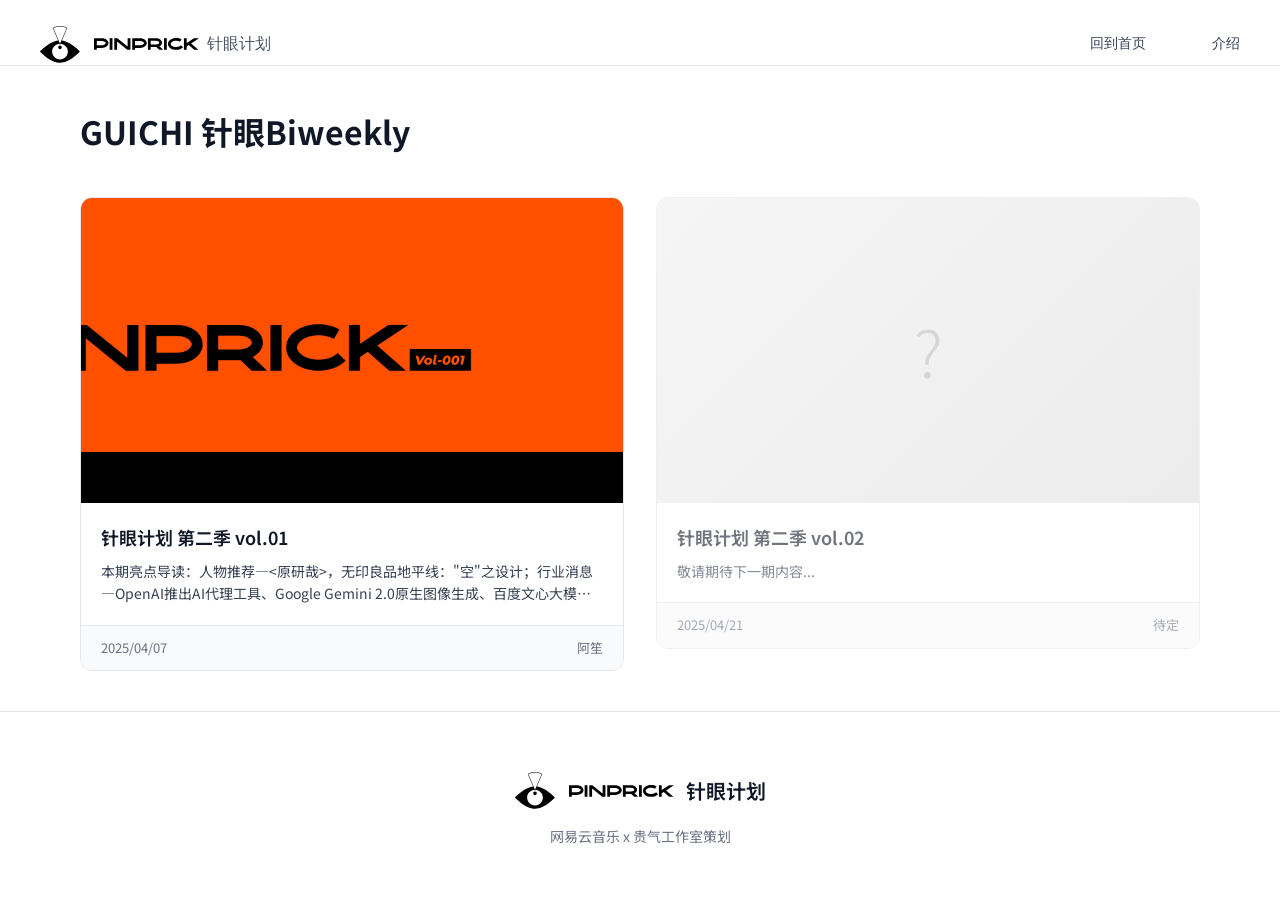
<file: index.html>
<!DOCTYPE html>
<html lang="zh-CN">
<head>
    <meta charset="UTF-8">
    <meta name="viewport" content="width=device-width, initial-scale=1.0">
    <title>GUICHI 针眼Biweekly</title>
    <link rel="preconnect" href="https://fonts.googleapis.com">
    <link rel="preconnect" href="https://fonts.gstatic.com" crossorigin>
    <link href="https://fonts.googleapis.com/css2?family=Noto+Sans+SC:wght@400;500;600;700&display=swap" rel="stylesheet">
    <style>
        :root {
            --text-primary: #101828;
            --text-secondary: #364153;
            --text-tertiary: #6A7282;
            --border-color: #E5E7EB;
            --bg-gray: #F9FAFB;
            --bg-white: #FFFFFF;
            --link-blue: #155DFC;
            --primary: #FF4400;
            --font-main: 'Noto Sans SC', -apple-system, BlinkMacSystemFont, 'Segoe UI', sans-serif;
            --transition: all 0.2s ease;
        }
        * { margin: 0; padding: 0; box-sizing: border-box; }
        body { font-family: var(--font-main); background: var(--bg-white); color: var(--text-primary); line-height: 1.6; }
        
        /* Header */
        .header-section { display: flex; align-items: center; justify-content: space-between; padding: 16px 40px; border-bottom: 1px solid var(--border-color); background: var(--bg-white); position: sticky; top: 0; z-index: 100; }
        .header-logo .logo { display: flex; align-items: center; gap: 10px; text-decoration: none; }
        .header-logo img { width: 32px; height: 32px; border-radius: 8px; }
        .header-logo .en { font-size: 18px; font-weight: 700; color: var(--text-primary); letter-spacing: 1px; }
        .header-logo .cn { font-size: 14px; color: var(--text-tertiary); }
        .header-section nav ul { display: flex; list-style: none; gap: 32px; }
        .header-section nav a { font-size: 14px; color: var(--text-secondary); text-decoration: none; }
        .header-section nav a:hover { color: var(--primary); }
        
        /* Subject Page */
        .subject-page { max-width: 1200px; margin: 0 auto; padding: 40px; }
        .subject-title { display: flex; align-items: baseline; gap: 8px; margin-bottom: 40px; }
        .subject-name-sub { font-size: 24px; color: var(--text-tertiary); }
        .subject-name-sub a { color: var(--link-blue); text-decoration: none; }
        .subject-name { font-size: 32px; font-weight: 700; color: var(--text-primary); }
        
        /* Post List */
        .post-list { display: grid; grid-template-columns: repeat(auto-fill, minmax(360px, 1fr)); gap: 32px; }
        .post-card { display: block; text-decoration: none; background: var(--bg-white); border-radius: 12px; overflow: hidden; border: 1px solid var(--border-color); transition: var(--transition); }
        .post-card:hover { box-shadow: 0 4px 20px rgba(0,0,0,0.08); transform: translateY(-2px); }
        .cover-image { width: 100%; aspect-ratio: 16/9; overflow: hidden; }
        .cover-image img { width: 100%; height: 100%; object-fit: cover; }
        .title-bar { padding: 20px; }
        .title { font-size: 18px; font-weight: 600; color: var(--text-primary); margin-bottom: 8px; }
        .desc { font-size: 14px; color: var(--text-secondary); line-height: 1.6; display: -webkit-box; -webkit-line-clamp: 2; -webkit-box-orient: vertical; overflow: hidden; }
        .meta-bar { display: flex; justify-content: space-between; padding: 12px 20px; border-top: 1px solid var(--border-color); background: var(--bg-gray); font-size: 13px; color: var(--text-tertiary); }
        
        /* Footer */
        footer { background: var(--bg-gray); padding: 60px 40px; margin-top: 60px; border-top: 1px solid var(--border-color); }
        .footer-content { max-width: 1200px; margin: 0 auto; }
        .site-desc { margin-bottom: 40px; }
        .site-desc img { height: 32px; margin-bottom: 16px; }
        .site-desc .name { font-size: 20px; font-weight: 700; margin-bottom: 8px; }
        .site-desc .name .zh { font-size: 14px; font-weight: 400; color: var(--text-tertiary); margin-left: 8px; }
        .site-desc .desc { font-size: 14px; color: var(--text-secondary); max-width: 600px; line-height: 1.6; }
        .cc { font-size: 13px; color: var(--text-tertiary); margin-top: 20px; }
        
        @media (max-width: 768px) {
            .header-section { padding: 16px 20px; }
            .header-section nav { display: none; }
            .subject-page { padding: 20px; }
            .post-list { grid-template-columns: 1fr; }
        }
    </style>
</head>
<body>
    <!-- Header -->
    <div style="width: 100%; padding-top: 24px; padding-bottom: 1px; padding-left: 40px; padding-right: 40px; background: white; border-bottom: 1px solid #E5E7EB;">
        <div style="display: flex; justify-content: space-between; align-items: center; height: 40px;">
            <div style="display: flex; justify-content: flex-start; align-items: center; gap: 12px;">
                <div style="width: 40px; height: 40px; border-radius: 10px; display: flex; justify-content: center; align-items: center;">
                    <img src="[data-uri]" alt="icon" style="width: 40px; height: 37px;">
                </div>
                <div style="flex: 1 1 0; height: 28px; display: flex; justify-content: flex-start; align-items: center; gap: 8px;">
                    <img src="[data-uri]" alt="PINPRICK" style="width: 107px; height: 28px;">
                    <div style="width: 64px; height: 24px; color: #4A5565; font-size: 16px; font-family: Inter; font-weight: 400; line-height: 24px;">针眼计划</div>
                </div>
            </div>
            <div style="display: flex; gap: 66px;">
                <a href="index.html" style="color: #364153; font-size: 14px; font-family: Inter; font-weight: 400; line-height: 20px; text-decoration: none;">回到首页</a>
                <a href="#" style="color: #364153; font-size: 14px; font-family: Inter; font-weight: 400; line-height: 20px; text-decoration: none;">介绍</a>
            </div>
        </div>
    </div>

    <!-- Subject Content -->
    <div class="subject-page">
        <div class="subject-title">
            <div class="subject-name">GUICHI 针眼Biweekly</div>
        </div>

        <div class="post-list">
            <!-- 第1期 -->
            <article>
                <a class="post-card" href="vol1.html">
                    <div class="cover-image">
                        <img src="assets/images/banner.png" alt="针眼计划 vol.1">
                    </div>
                    <div class="title-bar">
                        <div class="title">针眼计划 第二季 vol.01</div>
                        <div class="desc">本期亮点导读：人物推荐—<原研哉>，无印良品地平线："空"之设计；行业消息—OpenAI推出AI代理工具、Google Gemini 2.0原生图像生成、百度文心大模型4.5发布；设计安利—Midjourney v6.1、Spline 3D、可灵AI、FigJam AI、Google Fonts。</div>
                    </div>
                    <div class="meta-bar">
                        <div class="date">2025/04/07</div>
                        <div class="author">阿笙</div>
                    </div>
                </a>
            </article>

            <!-- 第2期（留白预备） -->
            <article>
                <a class="post-card" href="#" style="opacity: 0.6;">
                    <div class="cover-image" style="background: linear-gradient(135deg, #f0f0f0 0%, #e0e0e0 100%); display: flex; align-items: center; justify-content: center; min-height: 200px;">
                        <span style="color: #bbb; font-size: 64px; font-weight: 300;">?</span>
                    </div>
                    <div class="title-bar">
                        <div class="title">针眼计划 第二季 vol.02</div>
                        <div class="desc">敬请期待下一期内容...</div>
                    </div>
                    <div class="meta-bar">
                        <div class="date">2025/04/21</div>
                        <div class="author">待定</div>
                    </div>
                </a>
            </article>
        </div>
    </div>

    <!-- Footer -->
    <div style="width: 100%; padding: 60px 40px; background: white; border-top: 1px solid #E5E7EB; display: flex; justify-content: center; align-items: center;">
        <div style="display: flex; flex-direction: column; align-items: center; gap: 16px;">
            <!-- Logo组合 -->
            <div style="display: flex; align-items: center; gap: 12px;">
                <img src="[data-uri]" alt="icon" style="width: 40px; height: 37px;">
                <img src="[data-uri]" alt="PINPRICK" style="height: 28px;">
                <span style="color: #101828; font-size: 20px; font-weight: 600; font-family: 'Noto Sans SC', sans-serif;">针眼计划</span>
            </div>
            <!-- 副标题 -->
            <div style="color: #6A7282; font-size: 14px; font-family: 'Noto Sans SC', sans-serif;">网易云音乐 x 贵气工作室策划</div>
        </div>
    </div>
</body>
</html>
</file>
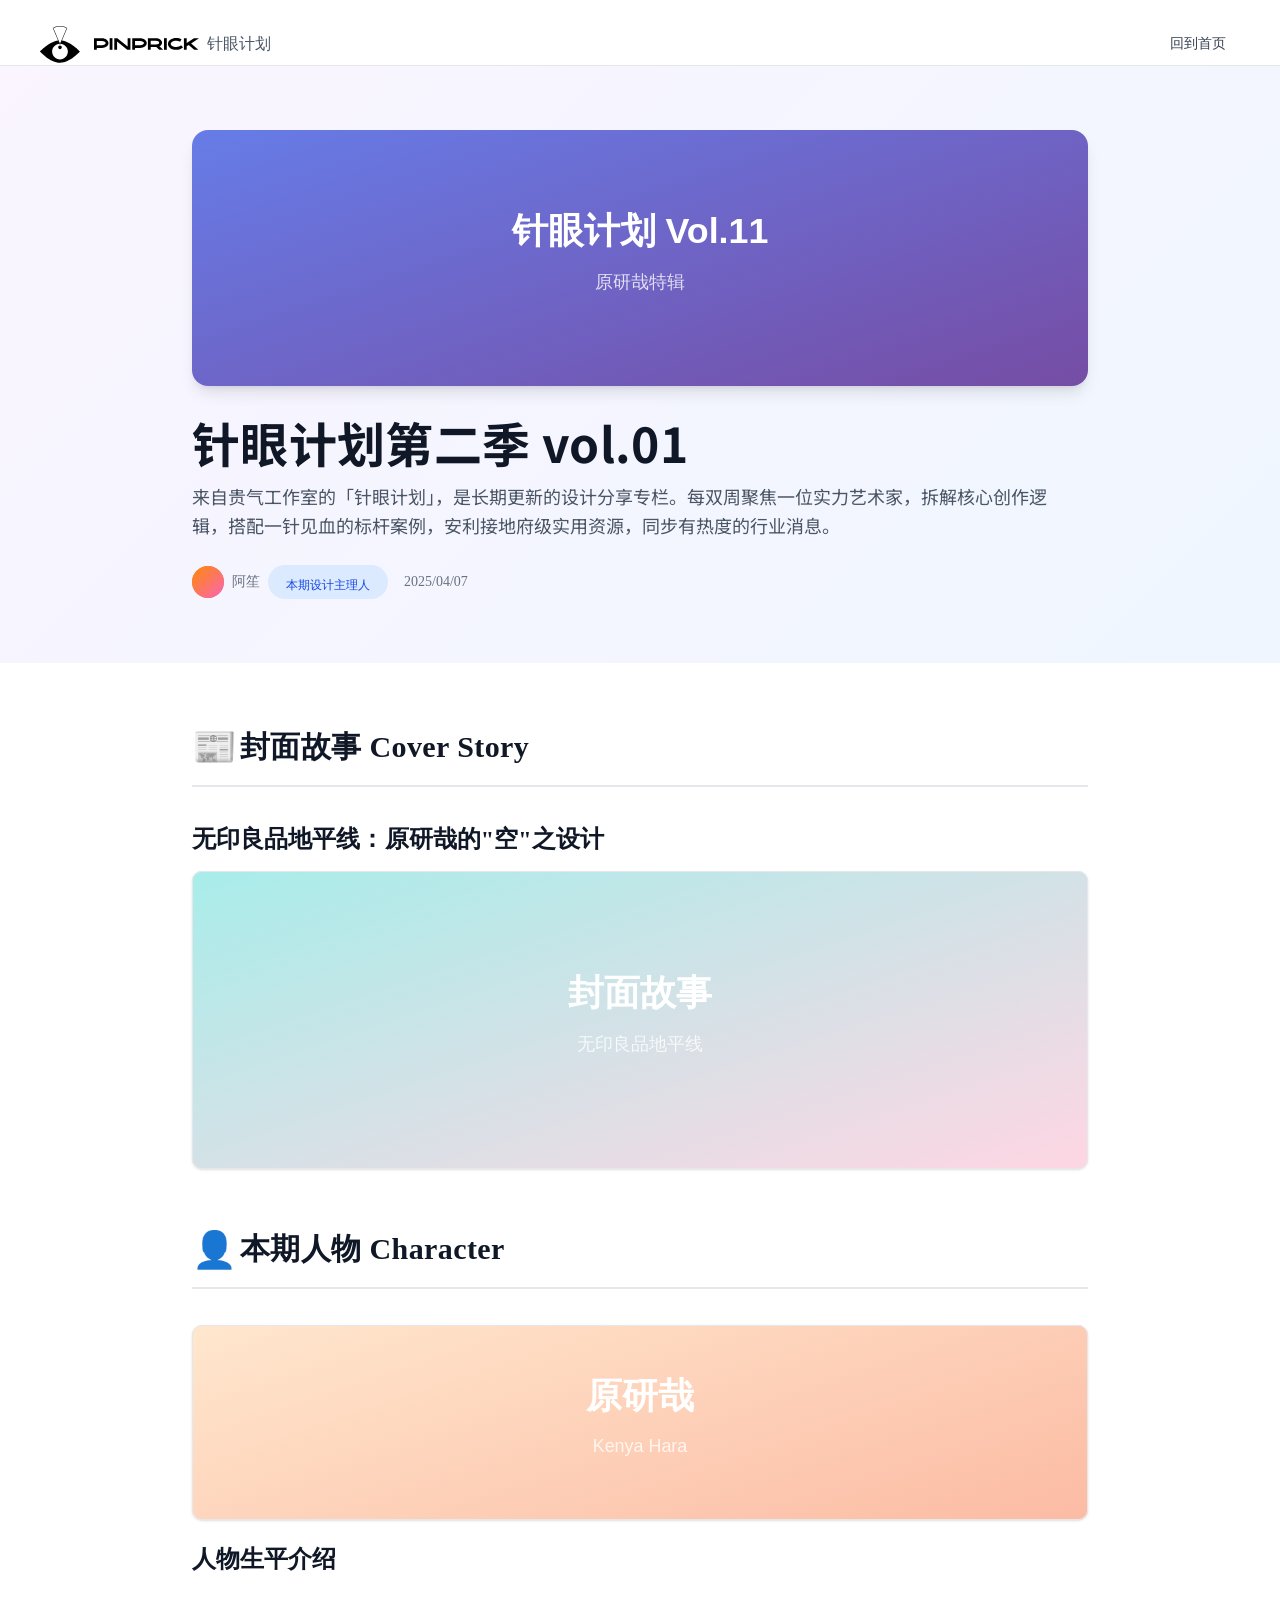
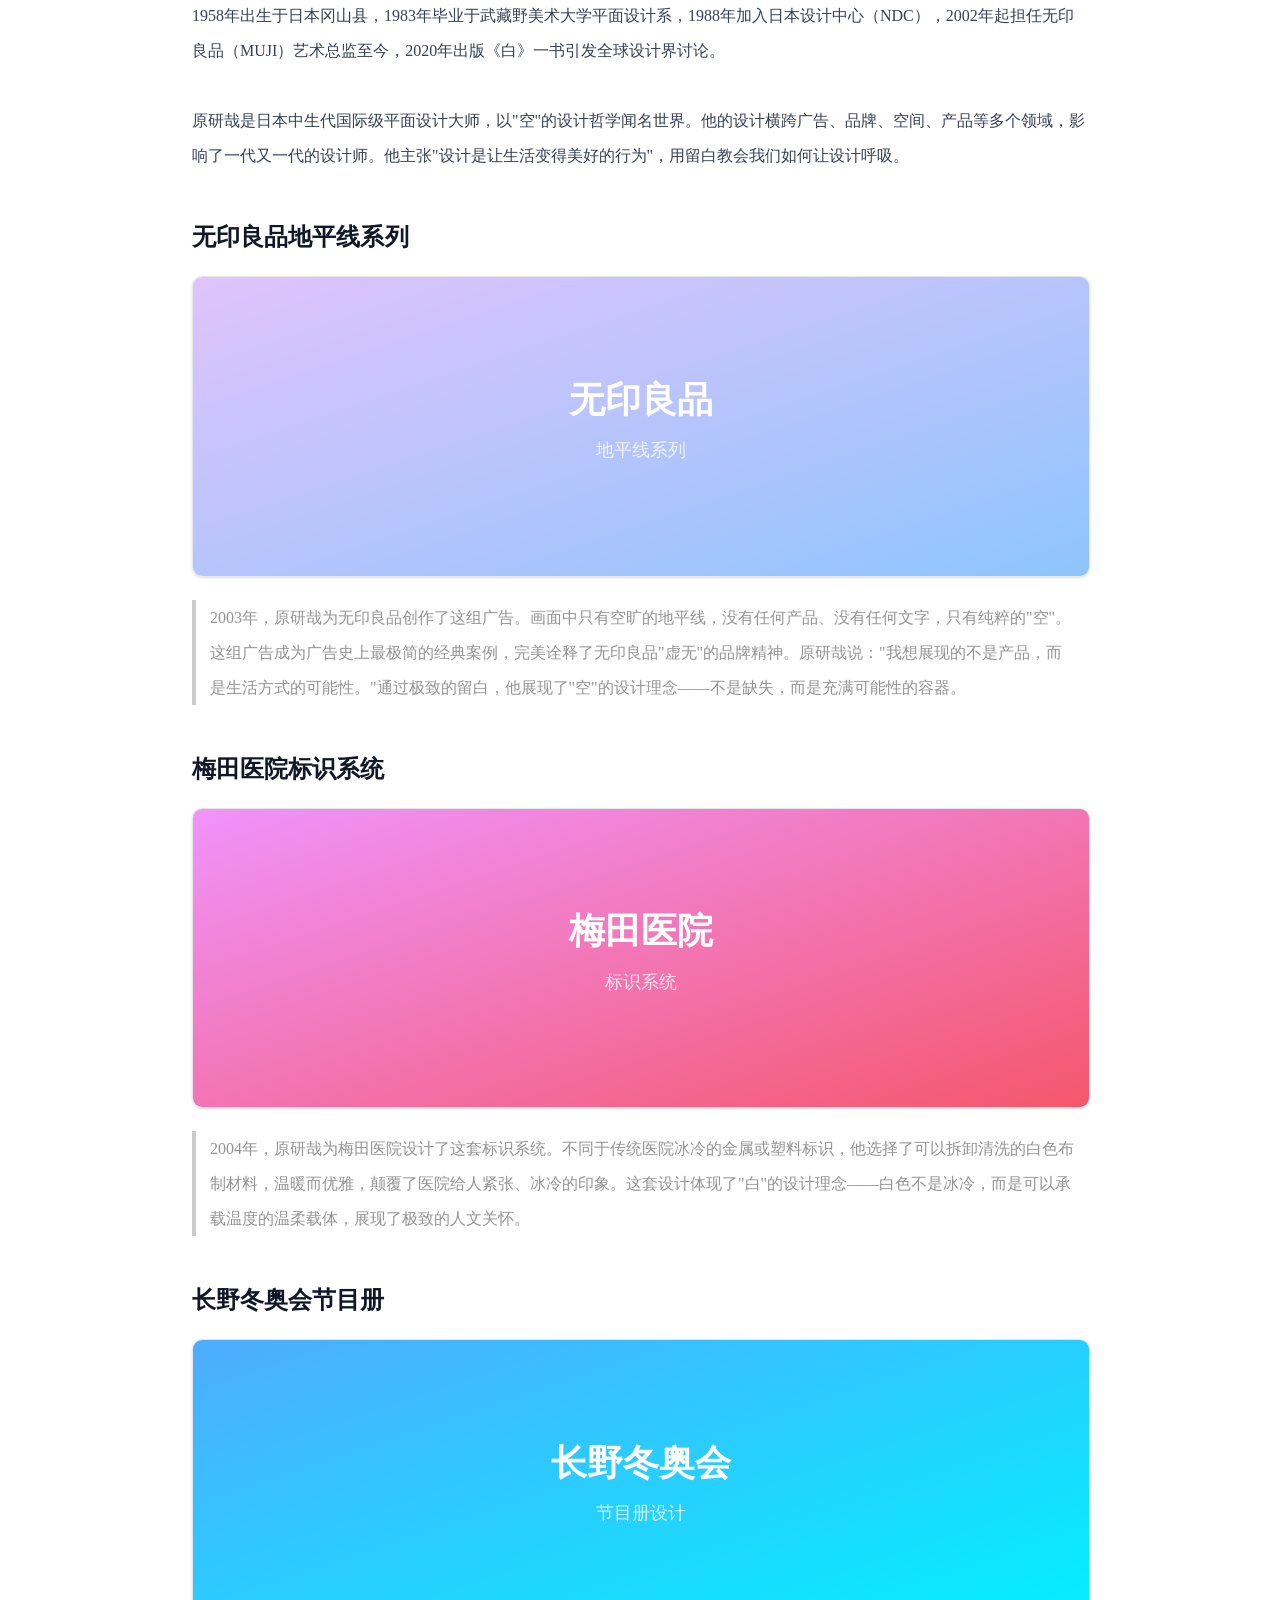
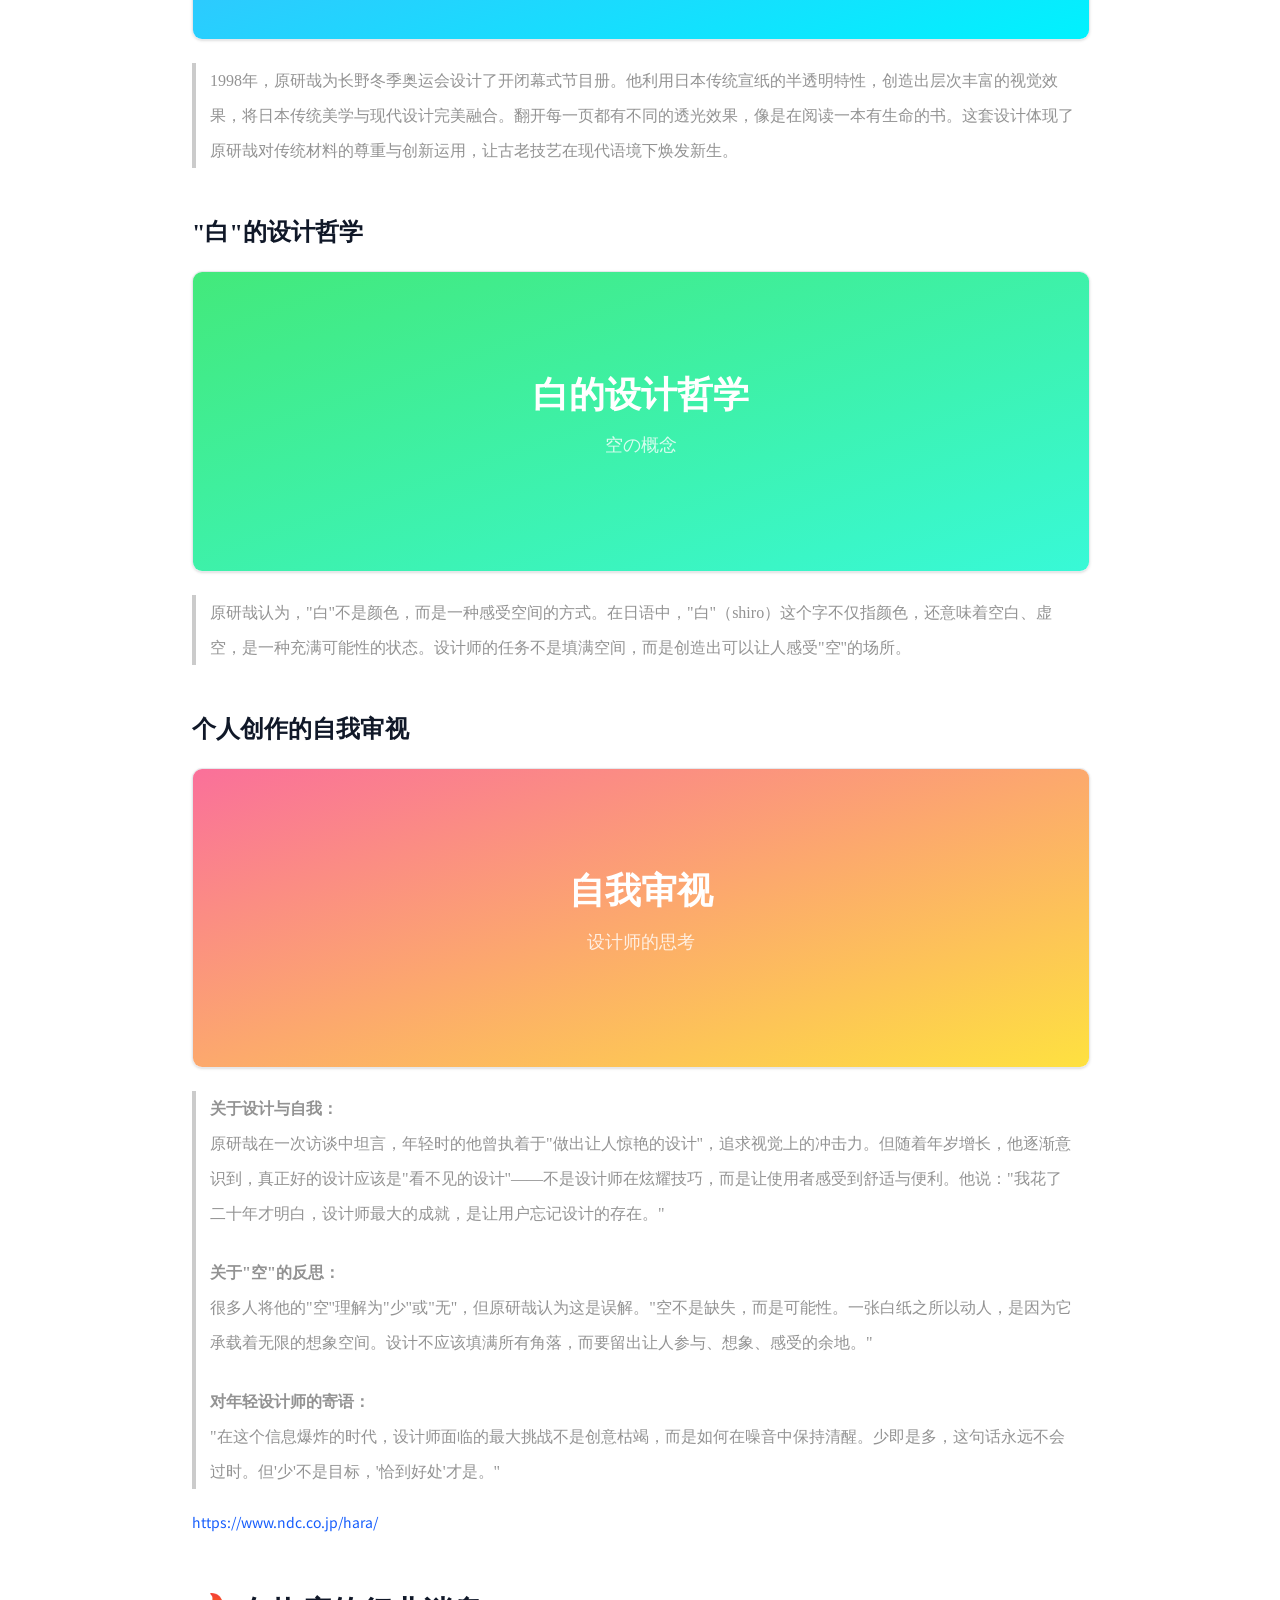
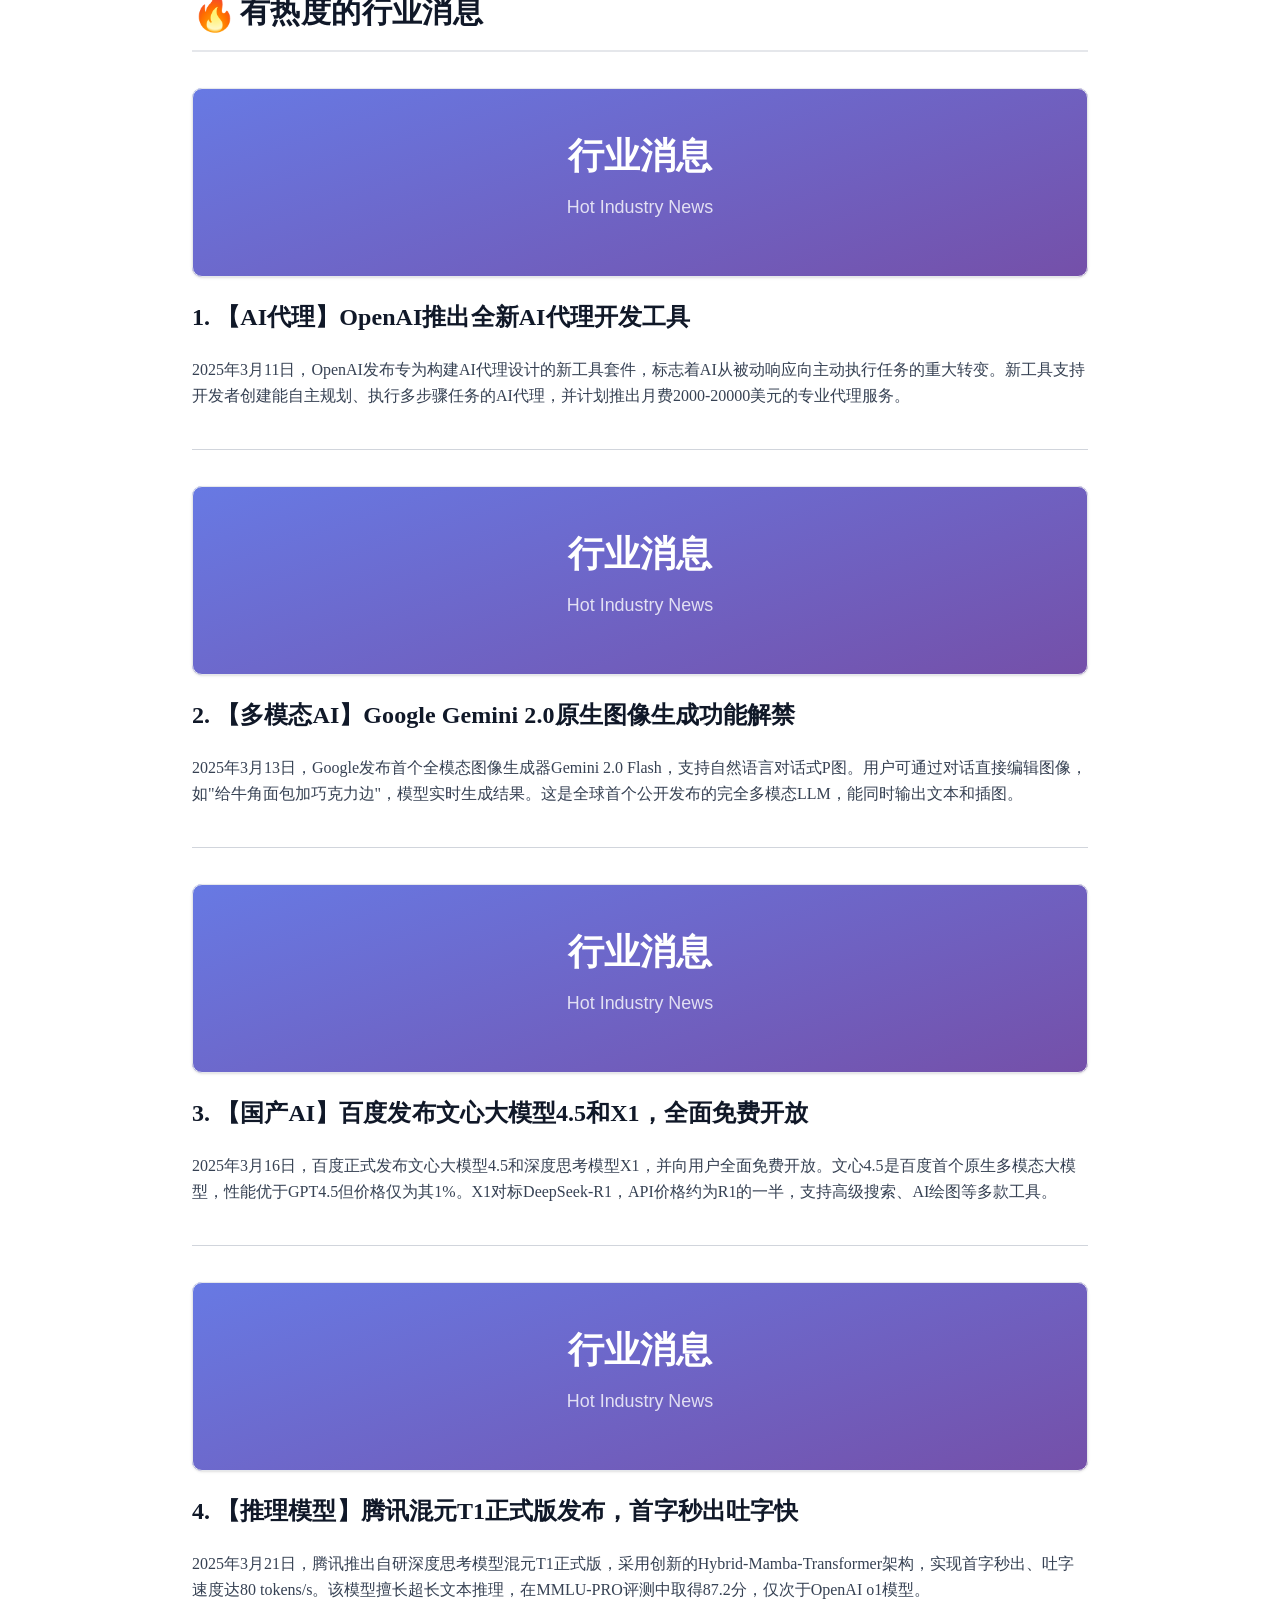
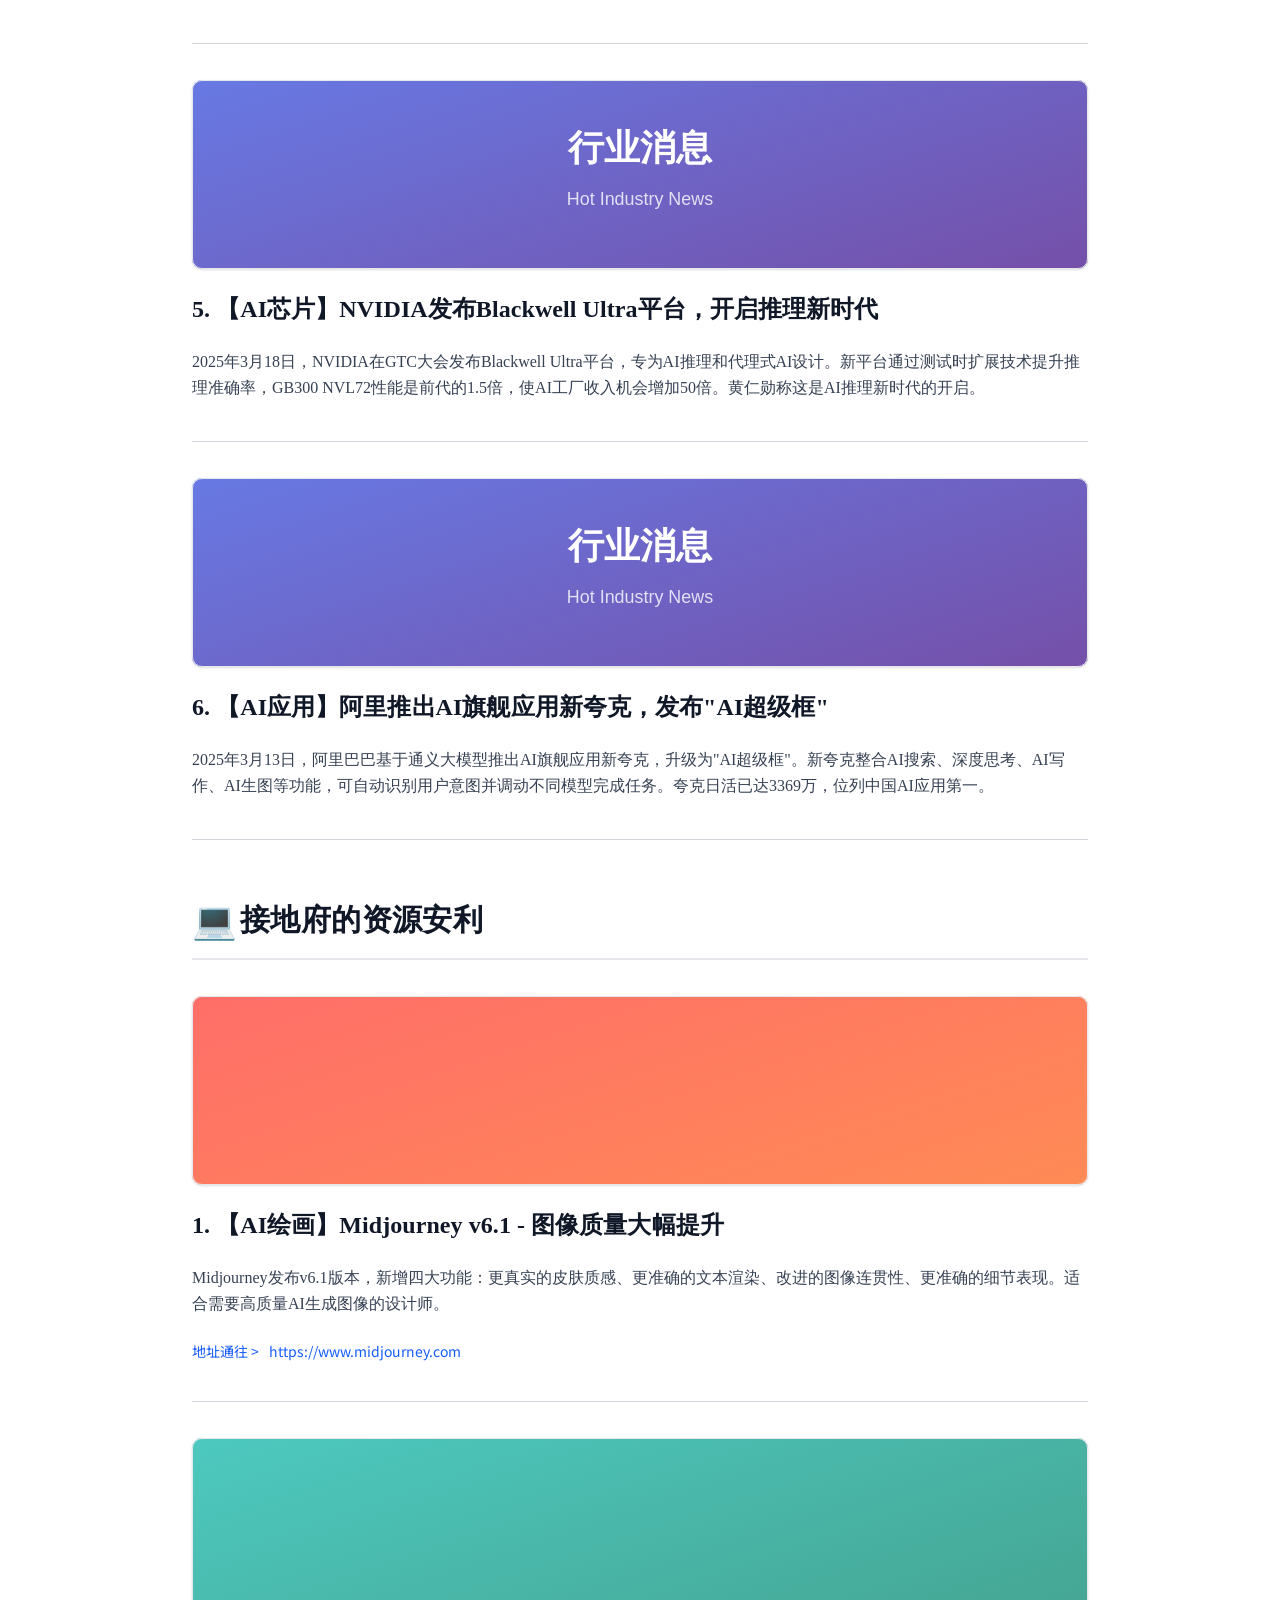
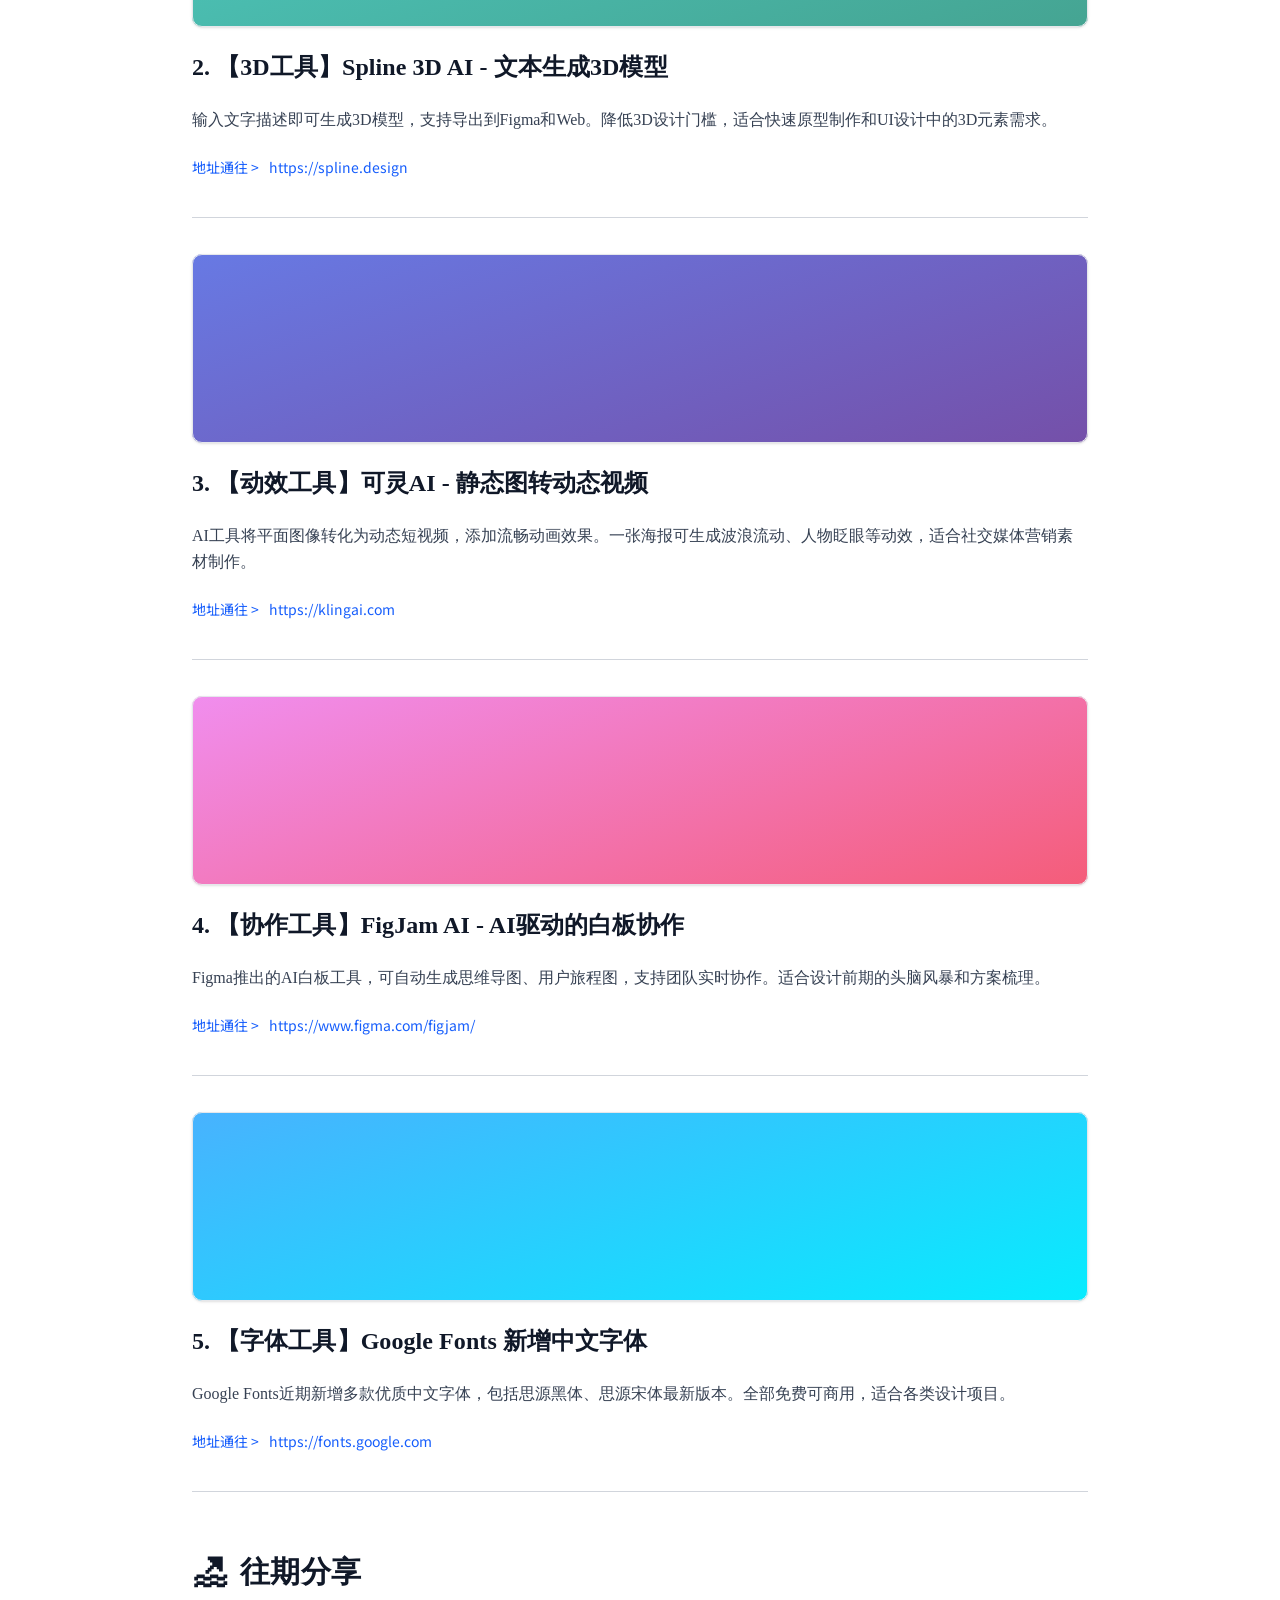
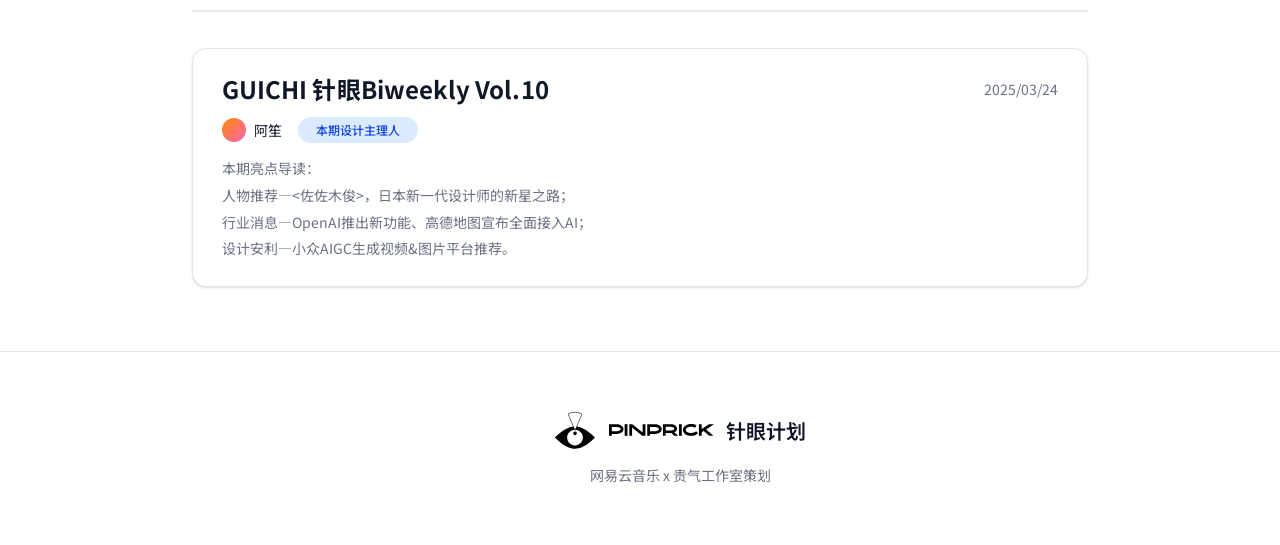
<file: vol1.html>
<!DOCTYPE html>
<html lang="zh-CN">
<head>
    <meta charset="UTF-8">
    <meta name="viewport" content="width=device-width, initial-scale=1.0">
    <title>针眼计划第二季 vol.01</title>
    <link rel="preconnect" href="https://fonts.googleapis.com">
    <link rel="preconnect" href="https://fonts.gstatic.com" crossorigin>
    <link href="https://fonts.googleapis.com/css2?family=Noto+Sans+SC:wght@400;500;600;700&display=swap" rel="stylesheet">
    <style>
        body {
            margin: 0;
            font-family: 'Noto Sans SC', Inter, -apple-system, BlinkMacSystemFont, sans-serif;
            background: white;
        }
    </style>
<style>img{max-width:100%;height:auto;display:block;}</style></head>
<body>
<!-- 整个页面容器 -->
<div style="width: 100%; min-height: 100vh; position: relative; background: white">

    <!-- Header -->
    <div style="width: 100%; padding-top: 24px; padding-bottom: 1px; padding-left: 40px; padding-right: 40px; background: white; border-bottom: 1px solid #E5E7EB;">
        <div style="display: flex; justify-content: space-between; align-items: center; height: 40px;">
            <div style="display: flex; justify-content: flex-start; align-items: center; gap: 12px;">
                <div style="width: 40px; height: 40px; border-radius: 10px; display: flex; justify-content: center; align-items: center;">
                    <img src="[data-uri]" alt="icon" style="width: 40px; height: 37px;">
                </div>
                <div style="flex: 1 1 0; height: 28px; display: flex; justify-content: flex-start; align-items: center; gap: 8px;">
                    <img src="[data-uri]" alt="PINPRICK" style="width: 107px; height: 28px;">
                    <div style="width: 64px; height: 24px; color: #4A5565; font-size: 16px; font-family: Inter; font-weight: 400; line-height: 24px;">针眼计划</div>
                </div>
            </div>
            <div style="display: flex; gap: 66px;">
                <a href="index.html" style="color: #364153; font-size: 14px; font-family: Inter; font-weight: 400; line-height: 20px; text-decoration: none;">回到首页</a>
                <a href="#" style="color: #364153; font-size: 14px; font-family: Inter; font-weight: 400; line-height: 20px; text-decoration: none;">介绍</a>
            </div>
        </div>
    </div>

    <!-- Hero区域 -->
    <div style="width: 100%; padding: 64px 40px; box-sizing: border-box; background: linear-gradient(135deg, #FAF5FF 0%, #EFF6FF 100%); display: flex; justify-content: center">
        <div style="width: 100%; max-width: 896px">
            <!-- Banner图 -->
            <div style="width: 100%; height: 256px; background: rgba(255,255,255,0); box-shadow: 0px 4px 6px -4px rgba(0,0,0,0.10), 0px 10px 15px -3px rgba(0,0,0,0.10); border-radius: 16px; overflow: hidden; margin-bottom: 32px">
                <img src="[data-uri]" style="width: 100%; height: 100%; object-fit: cover" alt="banner">
            </div>
            <!-- 标题 -->
            <div style="color: #101828; font-size: 48px; font-weight: 700; line-height: 48px; letter-spacing: 0.35px; margin-bottom: 16px">针眼计划第二季 vol.01</div>
            <!-- 描述 -->
            <div style="color: #4A5565; font-size: 18px; font-weight: 400; line-height: 29.25px; max-width: 888px; margin-bottom: 24px">来自贵气工作室的「针眼计划」，是长期更新的设计分享专栏。每双周聚焦一位实力艺术家，拆解核心创作逻辑，搭配一针见血的标杆案例，安利接地府级实用资源，同步有热度的行业消息。</div>
            <!-- 作者信息 - 日期在头像和标签旁边 -->
            <div style="display: flex; align-items: center; gap: 8px">
                <div style="width: 32px; height: 32px; position: relative; background: linear-gradient(135deg, #FF8904 0%, #FB64B6 100%); border-radius: 16777200px; overflow: hidden;">
                    <img style="width: 100%; height: 100%; object-fit: cover;" src="[data-uri]" alt="作者头像" />
                </div>
                <div style="color: #6A7282; font-size: 14px; font-family: Inter; font-weight: 400; line-height: 20px; word-wrap: break-word">阿笙</div>
                <div style="padding: 5px 18px; background: #DBEAFE; border-radius: 100px;">
                    <span style="color: #1447E6; font-size: 12px; font-family: Inter; font-weight: 500; line-height: 16px; word-wrap: break-word">本期设计主理人</span>
                </div>
                <div style="color: #6A7282; font-size: 14px; font-family: Inter; font-weight: 400; line-height: 20px; word-wrap: break-word; margin-left: 8px;">2025/04/07</div>
            </div>
        </div>
    </div>

    <!-- 主内容区 -->
    <div style="width: 100%; padding: 64px 40px; box-sizing: border-box; display: flex; justify-content: center">
        <div style="width: 100%; max-width: 896px; display: flex; flex-direction: column; gap: 60px">
            
            <!-- 封面故事 - 📰 emoji + 兔子图 -->
            <div style="display: flex; flex-direction: column; gap: 36px">
                <!-- 标题栏 -->
                <div style="width: 100%; height: 58px; position: relative; border-bottom: 2px solid #E5E7EB">
                    <div style="width: 36px; height: 40px; left: 0px; top: 0px; position: absolute">
                        <div style="left: 0px; top: 0.50px; position: absolute; color: #101828; font-size: 36px; font-family: Inter; font-weight: 700; line-height: 40px; letter-spacing: 0.37px; word-wrap: break-word">📰</div>
                    </div>
                    <div style="left: 48px; top: 2px; position: absolute; color: #101828; font-size: 30px; font-family: Inter; font-weight: 700; line-height: 36px; letter-spacing: 0.40px; word-wrap: break-word">封面故事 Cover Story</div>
                </div>
                
                <!-- 内容 -->
                <div style="width: 100%; flex-direction: column; justify-content: flex-start; align-items: flex-start; gap: 16px; display: flex">
                    <!-- 标题 -->
                    <div style="align-self: stretch; height: 32px; position: relative">
                        <div style="left: 0px; top: 0px; position: absolute; color: #101828; font-size: 24px; font-family: Inter; font-weight: 600; line-height: 32px; letter-spacing: 0.07px; word-wrap: break-word">无印良品地平线：原研哉的"空"之设计</div>
                    </div>
                    
                    <!-- 兔子封面图 - 自适应 -->
                    <div style="width: 100%; position: relative; background: rgba(255, 255, 255, 0); box-shadow: 0px 1px 2px -1px rgba(0, 0, 0, 0.10), 0px 1px 3px rgba(0, 0, 0, 0.10); overflow: hidden; border-radius: 10px; outline: 1px solid #E5E7EB; outline-offset: -1px;">
                        <img style="width: 100%; height: auto; display: block;" src="[data-uri]" alt="封面故事" />
                    </div>
                </div>
            </div>

            <!-- 本期人物 - 👤 emoji + 图文混排（生平+作品混在一起） -->
            <div style="display: flex; flex-direction: column; gap: 36px">
                <!-- 标题栏 -->
                <div style="width: 100%; height: 58px; position: relative; border-bottom: 2px solid #E5E7EB">
                    <div style="width: 36px; height: 40px; left: 0px; top: 0px; position: absolute">
                        <div style="left: 0px; top: 0.50px; position: absolute; color: #101828; font-size: 36px; font-family: Inter; font-weight: 700; line-height: 40px; letter-spacing: 0.37px; word-wrap: break-word">👤</div>
                    </div>
                    <div style="left: 48px; top: 2px; position: absolute; color: #101828; font-size: 30px; font-family: Inter; font-weight: 700; line-height: 36px; letter-spacing: 0.40px; word-wrap: break-word">本期人物 Character</div>
                </div>
                
                <!-- 内容 -->
                <div style="width: 100%; flex-direction: column; justify-content: flex-start; align-items: flex-start; gap: 48px; display: flex">
                    
                    <!-- 人物生平介绍 -->
                    <div style="width: 100%; flex-direction: column; justify-content: flex-start; align-items: flex-start; gap: 23px; display: flex">
                        <!-- 横图 -->
                        <div style="align-self: stretch; height: 195px; position: relative; background: rgba(255, 255, 255, 0); box-shadow: 0px 1px 2px -1px rgba(0, 0, 0, 0.10), 0px 1px 3px rgba(0, 0, 0, 0.10); overflow: hidden; border-radius: 10px; outline: 1px solid #E5E7EB; outline-offset: -1px;">
                            <img style="width: 100%; height: 100%; object-fit: cover;" src="[data-uri]" alt="人物介绍" />
                        </div>
                        <!-- 小标题 -->
                        <div style="align-self: stretch; height: 32px; position: relative">
                            <div style="left: 0px; top: 0px; position: absolute; color: #101828; font-size: 24px; font-family: Inter; font-weight: 600; line-height: 32px; letter-spacing: 0.07px; word-wrap: break-word">人物生平介绍</div>
                        </div>
                        <!-- 文字 -->
                        <div style="align-self: stretch; position: relative">
                            <div style="width: 100%; color: #364153; font-size: 16px; font-family: Inter; font-weight: 400; line-height: 35px; word-wrap: break-word">
                                1958年出生于日本冈山县，1983年毕业于武藏野美术大学平面设计系，1988年加入日本设计中心（NDC），2002年起担任无印良品（MUJI）艺术总监至今，2020年出版《白》一书引发全球设计界讨论。<br/><br/>
                                原研哉是日本中生代国际级平面设计大师，以"空"的设计哲学闻名世界。他的设计横跨广告、品牌、空间、产品等多个领域，影响了一代又一代的设计师。他主张"设计是让生活变得美好的行为"，用留白教会我们如何让设计呼吸。
                            </div>
                        </div>
                    </div>
                    
                    <!-- 代表作品一：地平线 -->
                    <div style="width: 100%; flex-direction: column; justify-content: flex-start; align-items: flex-start; gap: 23px; display: flex">
                        <!-- 小标题 -->
                        <div style="align-self: stretch; height: 32px; position: relative">
                            <div style="left: 0px; top: 0px; position: absolute; color: #101828; font-size: 24px; font-family: Inter; font-weight: 600; line-height: 32px; letter-spacing: 0.07px; word-wrap: break-word">无印良品地平线系列</div>
                        </div>
                        <!-- 大图 -->
                        <img style="width: 100%; height: auto; position: relative; background: rgba(255, 255, 255, 0); box-shadow: 0px 1px 2px -1px rgba(0, 0, 0, 0.10), 0px 1px 3px rgba(0, 0, 0, 0.10); border-radius: 10px; border: 1px solid #E5E7EB;" src="[data-uri]" alt="地平线系列" />
                        <!-- 左边框文字 -->
                        <div style="padding-left: 14px; padding-right: 14px; position: relative; border-left: 4px solid #CBCBCB; flex-direction: column; justify-content: center; align-items: flex-start; display: flex">
                            <div style="width: 100%; color: #939393; font-size: 16px; font-family: Inter; font-weight: 400; line-height: 35px; word-wrap: break-word">
                                2003年，原研哉为无印良品创作了这组广告。画面中只有空旷的地平线，没有任何产品、没有任何文字，只有纯粹的"空"。这组广告成为广告史上最极简的经典案例，完美诠释了无印良品"虚无"的品牌精神。原研哉说："我想展现的不是产品，而是生活方式的可能性。"通过极致的留白，他展现了"空"的设计理念——不是缺失，而是充满可能性的容器。
                            </div>
                        </div>
                    </div>
                    
                    <!-- 代表作品二：梅田医院 -->
                    <div style="width: 100%; flex-direction: column; justify-content: flex-start; align-items: flex-start; gap: 23px; display: flex">
                        <div style="align-self: stretch; height: 32px; position: relative">
                            <div style="left: 0px; top: 0px; position: absolute; color: #101828; font-size: 24px; font-family: Inter; font-weight: 600; line-height: 32px; letter-spacing: 0.07px; word-wrap: break-word">梅田医院标识系统</div>
                        </div>
                        <img style="width: 100%; height: auto; position: relative; background: rgba(255, 255, 255, 0); box-shadow: 0px 1px 2px -1px rgba(0, 0, 0, 0.10), 0px 1px 3px rgba(0, 0, 0, 0.10); border-radius: 10px; border: 1px solid #E5E7EB;" src="[data-uri]" alt="梅田医院" />
                        <div style="padding-left: 14px; padding-right: 14px; position: relative; border-left: 4px solid #CBCBCB; flex-direction: column; justify-content: center; align-items: flex-start; display: flex">
                            <div style="width: 100%; color: #939393; font-size: 16px; font-family: Inter; font-weight: 400; line-height: 35px; word-wrap: break-word">
                                2004年，原研哉为梅田医院设计了这套标识系统。不同于传统医院冰冷的金属或塑料标识，他选择了可以拆卸清洗的白色布制材料，温暖而优雅，颠覆了医院给人紧张、冰冷的印象。这套设计体现了"白"的设计理念——白色不是冰冷，而是可以承载温度的温柔载体，展现了极致的人文关怀。
                            </div>
                        </div>
                    </div>
                    
                    <!-- 代表作品三：冬奥会 -->
                    <div style="width: 100%; flex-direction: column; justify-content: flex-start; align-items: flex-start; gap: 23px; display: flex">
                        <div style="align-self: stretch; height: 32px; position: relative">
                            <div style="left: 0px; top: 0px; position: absolute; color: #101828; font-size: 24px; font-family: Inter; font-weight: 600; line-height: 32px; letter-spacing: 0.07px; word-wrap: break-word">长野冬奥会节目册</div>
                        </div>
                        <img style="width: 100%; height: auto; position: relative; background: rgba(255, 255, 255, 0); box-shadow: 0px 1px 2px -1px rgba(0, 0, 0, 0.10), 0px 1px 3px rgba(0, 0, 0, 0.10); border-radius: 10px; border: 1px solid #E5E7EB;" src="[data-uri]" alt="冬奥会节目册" />
                        <div style="padding-left: 14px; padding-right: 14px; position: relative; border-left: 4px solid #CBCBCB; flex-direction: column; justify-content: center; align-items: flex-start; display: flex">
                            <div style="width: 100%; color: #939393; font-size: 16px; font-family: Inter; font-weight: 400; line-height: 35px; word-wrap: break-word">
                                1998年，原研哉为长野冬季奥运会设计了开闭幕式节目册。他利用日本传统宣纸的半透明特性，创造出层次丰富的视觉效果，将日本传统美学与现代设计完美融合。翻开每一页都有不同的透光效果，像是在阅读一本有生命的书。这套设计体现了原研哉对传统材料的尊重与创新运用，让古老技艺在现代语境下焕发新生。
                            </div>
                        </div>
                    </div>
                    
                    <!-- 设计哲学 -->
                    <div style="width: 100%; flex-direction: column; justify-content: flex-start; align-items: flex-start; gap: 23px; display: flex">
                        <div style="align-self: stretch; height: 32px; position: relative">
                            <div style="left: 0px; top: 0px; position: absolute; color: #101828; font-size: 24px; font-family: Inter; font-weight: 600; line-height: 32px; letter-spacing: 0.07px; word-wrap: break-word">"白"的设计哲学</div>
                        </div>
                        <img style="width: 100%; height: auto; position: relative; background: rgba(255, 255, 255, 0); box-shadow: 0px 1px 2px -1px rgba(0, 0, 0, 0.10), 0px 1px 3px rgba(0, 0, 0, 0.10); border-radius: 10px; border: 1px solid #E5E7EB;" src="[data-uri]" alt="白的设计哲学" />
                        <div style="padding-left: 14px; padding-right: 14px; position: relative; border-left: 4px solid #CBCBCB; flex-direction: column; justify-content: center; align-items: flex-start; display: flex">
                            <div style="width: 100%; color: #939393; font-size: 16px; font-family: Inter; font-weight: 400; line-height: 35px; word-wrap: break-word">
                                原研哉认为，"白"不是颜色，而是一种感受空间的方式。在日语中，"白"（shiro）这个字不仅指颜色，还意味着空白、虚空，是一种充满可能性的状态。设计师的任务不是填满空间，而是创造出可以让人感受"空"的场所。
                            </div>
                        </div>
                    </div>
                    
                    <!-- 个人创作的自我审视 - 深度内容 -->
                    <div style="width: 100%; flex-direction: column; justify-content: flex-start; align-items: flex-start; gap: 23px; display: flex">
                        <div style="align-self: stretch; height: 32px; position: relative">
                            <div style="left: 0px; top: 0px; position: absolute; color: #101828; font-size: 24px; font-family: Inter; font-weight: 600; line-height: 32px; letter-spacing: 0.07px; word-wrap: break-word">个人创作的自我审视</div>
                        </div>
                        <img style="width: 100%; height: auto; position: relative; background: rgba(255, 255, 255, 0); box-shadow: 0px 1px 2px -1px rgba(0, 0, 0, 0.10), 0px 1px 3px rgba(0, 0, 0, 0.10); border-radius: 10px; border: 1px solid #E5E7EB;" src="[data-uri]" alt="自我审视" />
                        <div style="padding-left: 14px; padding-right: 14px; position: relative; border-left: 4px solid #CBCBCB; flex-direction: column; justify-content: center; align-items: flex-start; display: flex; gap: 24px;">
                            <div style="width: 100%; color: #939393; font-size: 16px; font-family: Inter; font-weight: 400; line-height: 35px; word-wrap: break-word">
                                <strong>关于设计与自我：</strong><br/>
                                原研哉在一次访谈中坦言，年轻时的他曾执着于"做出让人惊艳的设计"，追求视觉上的冲击力。但随着年岁增长，他逐渐意识到，真正好的设计应该是"看不见的设计"——不是设计师在炫耀技巧，而是让使用者感受到舒适与便利。他说："我花了二十年才明白，设计师最大的成就，是让用户忘记设计的存在。"
                            </div>
                            <div style="width: 100%; color: #939393; font-size: 16px; font-family: Inter; font-weight: 400; line-height: 35px; word-wrap: break-word">
                                <strong>关于"空"的反思：</strong><br/>
                                很多人将他的"空"理解为"少"或"无"，但原研哉认为这是误解。"空不是缺失，而是可能性。一张白纸之所以动人，是因为它承载着无限的想象空间。设计不应该填满所有角落，而要留出让人参与、想象、感受的余地。"
                            </div>
                            <div style="width: 100%; color: #939393; font-size: 16px; font-family: Inter; font-weight: 400; line-height: 35px; word-wrap: break-word">
                                <strong>对年轻设计师的寄语：</strong><br/>
                                "在这个信息爆炸的时代，设计师面临的最大挑战不是创意枯竭，而是如何在噪音中保持清醒。少即是多，这句话永远不会过时。但'少'不是目标，'恰到好处'才是。"
                            </div>
                        </div>
                        <a href="https://www.ndc.co.jp/hara/" target="_blank" style="color: #155DFC; font-size: 14px; text-decoration: none">https://www.ndc.co.jp/hara/</a>
                    </div>
                    
                </div>
            </div>

            <!-- 有热度的行业消息 - 🔥 emoji -->
            <div style="display: flex; flex-direction: column; gap: 36px">
                <!-- 标题栏 -->
                <div style="width: 100%; height: 58px; position: relative; border-bottom: 2px solid #E5E7EB">
                    <div style="width: 36px; height: 40px; left: 0px; top: 0px; position: absolute">
                        <div style="left: 0px; top: 0.50px; position: absolute; color: #101828; font-size: 36px; font-family: Inter; font-weight: 700; line-height: 40px; letter-spacing: 0.37px; word-wrap: break-word">🔥</div>
                    </div>
                    <div style="left: 48px; top: 2px; position: absolute; color: #101828; font-size: 30px; font-family: Inter; font-weight: 700; line-height: 36px; letter-spacing: 0.40px; word-wrap: break-word">有热度的行业消息</div>
                </div>
                
                <!-- 消息1：OpenAI AI代理 -->
                <div style="width: 100%; flex-direction: column; justify-content: flex-start; align-items: flex-start; gap: 24px; display: flex; padding-bottom: 40px; border-bottom: 1px solid #D1D5DC;">
                    <div style="align-self: stretch; height: 189px; position: relative; background: rgba(255, 255, 255, 0); box-shadow: 0px 1px 2px -1px rgba(0, 0, 0, 0.10), 0px 1px 3px rgba(0, 0, 0, 0.10); overflow: hidden; border-radius: 10px; outline: 1px solid #E5E7EB; outline-offset: -1px;">
                        <img style="width: 100%; height: 100%; object-fit: cover;" src="[data-uri]" alt="OpenAI AI代理" />
                    </div>
                    <div style="align-self: stretch; height: 32px; position: relative">
                        <div style="left: 0px; top: 0px; position: absolute; color: #101828; font-size: 24px; font-family: Inter; font-weight: 600; line-height: 32px; letter-spacing: 0.07px; word-wrap: break-word">1. 【AI代理】OpenAI推出全新AI代理开发工具</div>
                    </div>
                    <div style="align-self: stretch; position: relative">
                        <div style="width: 100%; color: #364153; font-size: 16px; font-family: Inter; font-weight: 400; line-height: 26px; word-wrap: break-word">
                            2025年3月11日，OpenAI发布专为构建AI代理设计的新工具套件，标志着AI从被动响应向主动执行任务的重大转变。新工具支持开发者创建能自主规划、执行多步骤任务的AI代理，并计划推出月费2000-20000美元的专业代理服务。
                        </div>
                    </div>
                </div>

                <!-- 消息2：Google Gemini 2.0图像生成 -->
                <div style="width: 100%; flex-direction: column; justify-content: flex-start; align-items: flex-start; gap: 24px; display: flex; padding-bottom: 40px; border-bottom: 1px solid #D1D5DC;">
                    <div style="align-self: stretch; height: 189px; position: relative; background: rgba(255, 255, 255, 0); box-shadow: 0px 1px 2px -1px rgba(0, 0, 0, 0.10), 0px 1px 3px rgba(0, 0, 0, 0.10); overflow: hidden; border-radius: 10px; outline: 1px solid #E5E7EB; outline-offset: -1px;">
                        <img style="width: 100%; height: 100%; object-fit: cover;" src="[data-uri]" alt="Gemini 2.0" />
                    </div>
                    <div style="align-self: stretch; height: 32px; position: relative">
                        <div style="left: 0px; top: 0px; position: absolute; color: #101828; font-size: 24px; font-family: Inter; font-weight: 600; line-height: 32px; letter-spacing: 0.07px; word-wrap: break-word">2. 【多模态AI】Google Gemini 2.0原生图像生成功能解禁</div>
                    </div>
                    <div style="align-self: stretch; position: relative">
                        <div style="width: 100%; color: #364153; font-size: 16px; font-family: Inter; font-weight: 400; line-height: 26px; word-wrap: break-word">
                            2025年3月13日，Google发布首个全模态图像生成器Gemini 2.0 Flash，支持自然语言对话式P图。用户可通过对话直接编辑图像，如"给牛角面包加巧克力边"，模型实时生成结果。这是全球首个公开发布的完全多模态LLM，能同时输出文本和插图。
                        </div>
                    </div>
                </div>

                <!-- 消息3：百度文心大模型 -->
                <div style="width: 100%; flex-direction: column; justify-content: flex-start; align-items: flex-start; gap: 24px; display: flex; padding-bottom: 40px; border-bottom: 1px solid #D1D5DC;">
                    <div style="align-self: stretch; height: 189px; position: relative; background: rgba(255, 255, 255, 0); box-shadow: 0px 1px 2px -1px rgba(0, 0, 0, 0.10), 0px 1px 3px rgba(0, 0, 0, 0.10); overflow: hidden; border-radius: 10px; outline: 1px solid #E5E7EB; outline-offset: -1px;">
                        <img style="width: 100%; height: 100%; object-fit: cover;" src="[data-uri]" alt="百度文心" />
                    </div>
                    <div style="align-self: stretch; height: 32px; position: relative">
                        <div style="left: 0px; top: 0px; position: absolute; color: #101828; font-size: 24px; font-family: Inter; font-weight: 600; line-height: 32px; letter-spacing: 0.07px; word-wrap: break-word">3. 【国产AI】百度发布文心大模型4.5和X1，全面免费开放</div>
                    </div>
                    <div style="align-self: stretch; position: relative">
                        <div style="width: 100%; color: #364153; font-size: 16px; font-family: Inter; font-weight: 400; line-height: 26px; word-wrap: break-word">
                            2025年3月16日，百度正式发布文心大模型4.5和深度思考模型X1，并向用户全面免费开放。文心4.5是百度首个原生多模态大模型，性能优于GPT4.5但价格仅为其1%。X1对标DeepSeek-R1，API价格约为R1的一半，支持高级搜索、AI绘图等多款工具。
                        </div>
                    </div>
                </div>

                <!-- 消息4：腾讯混元T1 -->
                <div style="width: 100%; flex-direction: column; justify-content: flex-start; align-items: flex-start; gap: 24px; display: flex; padding-bottom: 40px; border-bottom: 1px solid #D1D5DC;">
                    <div style="align-self: stretch; height: 189px; position: relative; background: rgba(255, 255, 255, 0); box-shadow: 0px 1px 2px -1px rgba(0, 0, 0, 0.10), 0px 1px 3px rgba(0, 0, 0, 0.10); overflow: hidden; border-radius: 10px; outline: 1px solid #E5E7EB; outline-offset: -1px;">
                        <img style="width: 100%; height: 100%; object-fit: cover;" src="[data-uri]" alt="腾讯混元" />
                    </div>
                    <div style="align-self: stretch; height: 32px; position: relative">
                        <div style="left: 0px; top: 0px; position: absolute; color: #101828; font-size: 24px; font-family: Inter; font-weight: 600; line-height: 32px; letter-spacing: 0.07px; word-wrap: break-word">4. 【推理模型】腾讯混元T1正式版发布，首字秒出吐字快</div>
                    </div>
                    <div style="align-self: stretch; position: relative">
                        <div style="width: 100%; color: #364153; font-size: 16px; font-family: Inter; font-weight: 400; line-height: 26px; word-wrap: break-word">
                            2025年3月21日，腾讯推出自研深度思考模型混元T1正式版，采用创新的Hybrid-Mamba-Transformer架构，实现首字秒出、吐字速度达80 tokens/s。该模型擅长超长文本推理，在MMLU-PRO评测中取得87.2分，仅次于OpenAI o1模型。
                        </div>
                    </div>
                </div>

                <!-- 消息5：NVIDIA Blackwell Ultra -->
                <div style="width: 100%; flex-direction: column; justify-content: flex-start; align-items: flex-start; gap: 24px; display: flex; padding-bottom: 40px; border-bottom: 1px solid #D1D5DC;">
                    <div style="align-self: stretch; height: 189px; position: relative; background: rgba(255, 255, 255, 0); box-shadow: 0px 1px 2px -1px rgba(0, 0, 0, 0.10), 0px 1px 3px rgba(0, 0, 0, 0.10); overflow: hidden; border-radius: 10px; outline: 1px solid #E5E7EB; outline-offset: -1px;">
                        <img style="width: 100%; height: 100%; object-fit: cover;" src="[data-uri]" alt="NVIDIA" />
                    </div>
                    <div style="align-self: stretch; height: 32px; position: relative">
                        <div style="left: 0px; top: 0px; position: absolute; color: #101828; font-size: 24px; font-family: Inter; font-weight: 600; line-height: 32px; letter-spacing: 0.07px; word-wrap: break-word">5. 【AI芯片】NVIDIA发布Blackwell Ultra平台，开启推理新时代</div>
                    </div>
                    <div style="align-self: stretch; position: relative">
                        <div style="width: 100%; color: #364153; font-size: 16px; font-family: Inter; font-weight: 400; line-height: 26px; word-wrap: break-word">
                            2025年3月18日，NVIDIA在GTC大会发布Blackwell Ultra平台，专为AI推理和代理式AI设计。新平台通过测试时扩展技术提升推理准确率，GB300 NVL72性能是前代的1.5倍，使AI工厂收入机会增加50倍。黄仁勋称这是AI推理新时代的开启。
                        </div>
                    </div>
                </div>

                <!-- 消息6：阿里夸克AI -->
                <div style="width: 100%; flex-direction: column; justify-content: flex-start; align-items: flex-start; gap: 24px; display: flex; padding-bottom: 40px; border-bottom: 1px solid #D1D5DC;">
                    <div style="align-self: stretch; height: 189px; position: relative; background: rgba(255, 255, 255, 0); box-shadow: 0px 1px 2px -1px rgba(0, 0, 0, 0.10), 0px 1px 3px rgba(0, 0, 0, 0.10); overflow: hidden; border-radius: 10px; outline: 1px solid #E5E7EB; outline-offset: -1px;">
                        <img style="width: 100%; height: 100%; object-fit: cover;" src="[data-uri]" alt="阿里夸克" />
                    </div>
                    <div style="align-self: stretch; height: 32px; position: relative">
                        <div style="left: 0px; top: 0px; position: absolute; color: #101828; font-size: 24px; font-family: Inter; font-weight: 600; line-height: 32px; letter-spacing: 0.07px; word-wrap: break-word">6. 【AI应用】阿里推出AI旗舰应用新夸克，发布"AI超级框"</div>
                    </div>
                    <div style="align-self: stretch; position: relative">
                        <div style="width: 100%; color: #364153; font-size: 16px; font-family: Inter; font-weight: 400; line-height: 26px; word-wrap: break-word">
                            2025年3月13日，阿里巴巴基于通义大模型推出AI旗舰应用新夸克，升级为"AI超级框"。新夸克整合AI搜索、深度思考、AI写作、AI生图等功能，可自动识别用户意图并调动不同模型完成任务。夸克日活已达3369万，位列中国AI应用第一。
                        </div>
                    </div>
                </div>
            </div>

            <!-- 接地府的资源安利 - 💻 emoji -->
            <div style="display: flex; flex-direction: column; gap: 36px">
                <!-- 标题栏 -->
                <div style="width: 100%; height: 58px; position: relative; border-bottom: 2px solid #E5E7EB">
                    <div style="width: 36px; height: 40px; left: 0px; top: 0px; position: absolute">
                        <div style="left: 0px; top: 0.50px; position: absolute; color: #101828; font-size: 36px; font-family: Inter; font-weight: 700; line-height: 40px; letter-spacing: 0.37px; word-wrap: break-word">💻</div>
                    </div>
                    <div style="left: 48px; top: 2px; position: absolute; color: #101828; font-size: 30px; font-family: Inter; font-weight: 700; line-height: 36px; letter-spacing: 0.40px; word-wrap: break-word">接地府的资源安利</div>
                </div>
                
                <!-- 资源1：Midjourney v6.1 -->
                <div style="width: 100%; flex-direction: column; justify-content: flex-start; align-items: flex-start; gap: 24px; display: flex; padding-bottom: 40px; border-bottom: 1px solid #D1D5DC;">
                    <div style="align-self: stretch; height: 189px; position: relative; background: rgba(255, 255, 255, 0); box-shadow: 0px 1px 2px -1px rgba(0, 0, 0, 0.10), 0px 1px 3px rgba(0, 0, 0, 0.10); overflow: hidden; border-radius: 10px; outline: 1px solid #E5E7EB; outline-offset: -1px;">
                        <img style="width: 100%; height: 100%; object-fit: cover;" src="[data-uri]" alt="Midjourney" />
                    </div>
                    <div style="align-self: stretch; height: 32px; position: relative">
                        <div style="left: 0px; top: 0px; position: absolute; color: #101828; font-size: 24px; font-family: Inter; font-weight: 600; line-height: 32px; letter-spacing: 0.07px; word-wrap: break-word">1. 【AI绘画】Midjourney v6.1 - 图像质量大幅提升</div>
                    </div>
                    <div style="align-self: stretch; position: relative">
                        <div style="width: 100%; color: #364153; font-size: 16px; font-family: Inter; font-weight: 400; line-height: 26px; word-wrap: break-word">
                            Midjourney发布v6.1版本，新增四大功能：更真实的皮肤质感、更准确的文本渲染、改进的图像连贯性、更准确的细节表现。适合需要高质量AI生成图像的设计师。
                        </div>
                    </div>
                    <div style="display: flex; align-items: center; gap: 10px">
                        <span style="color: #155DFC; font-size: 14px;">地址通往 ></span>
                        <a href="https://www.midjourney.com" target="_blank" style="color: #155DFC; font-size: 14px; text-decoration: none">https://www.midjourney.com</a>
                    </div>
                </div>

                <!-- 资源2：Spline 3D AI -->
                <div style="width: 100%; flex-direction: column; justify-content: flex-start; align-items: flex-start; gap: 24px; display: flex; padding-bottom: 40px; border-bottom: 1px solid #D1D5DC;">
                    <div style="align-self: stretch; height: 189px; position: relative; background: rgba(255, 255, 255, 0); box-shadow: 0px 1px 2px -1px rgba(0, 0, 0, 0.10), 0px 1px 3px rgba(0, 0, 0, 0.10); overflow: hidden; border-radius: 10px; outline: 1px solid #E5E7EB; outline-offset: -1px;">
                        <img style="width: 100%; height: 100%; object-fit: cover;" src="[data-uri]" alt="Spline" />
                    </div>
                    <div style="align-self: stretch; height: 32px; position: relative">
                        <div style="left: 0px; top: 0px; position: absolute; color: #101828; font-size: 24px; font-family: Inter; font-weight: 600; line-height: 32px; letter-spacing: 0.07px; word-wrap: break-word">2. 【3D工具】Spline 3D AI - 文本生成3D模型</div>
                    </div>
                    <div style="align-self: stretch; position: relative">
                        <div style="width: 100%; color: #364153; font-size: 16px; font-family: Inter; font-weight: 400; line-height: 26px; word-wrap: break-word">
                            输入文字描述即可生成3D模型，支持导出到Figma和Web。降低3D设计门槛，适合快速原型制作和UI设计中的3D元素需求。
                        </div>
                    </div>
                    <div style="display: flex; align-items: center; gap: 10px">
                        <span style="color: #155DFC; font-size: 14px;">地址通往 ></span>
                        <a href="https://spline.design" target="_blank" style="color: #155DFC; font-size: 14px; text-decoration: none">https://spline.design</a>
                    </div>
                </div>

                <!-- 资源3：可灵AI -->
                <div style="width: 100%; flex-direction: column; justify-content: flex-start; align-items: flex-start; gap: 24px; display: flex; padding-bottom: 40px; border-bottom: 1px solid #D1D5DC;">
                    <div style="align-self: stretch; height: 189px; position: relative; background: rgba(255, 255, 255, 0); box-shadow: 0px 1px 2px -1px rgba(0, 0, 0, 0.10), 0px 1px 3px rgba(0, 0, 0, 0.10); overflow: hidden; border-radius: 10px; outline: 1px solid #E5E7EB; outline-offset: -1px;">
                        <img style="width: 100%; height: 100%; object-fit: cover;" src="[data-uri]" alt="可灵AI" />
                    </div>
                    <div style="align-self: stretch; height: 32px; position: relative">
                        <div style="left: 0px; top: 0px; position: absolute; color: #101828; font-size: 24px; font-family: Inter; font-weight: 600; line-height: 32px; letter-spacing: 0.07px; word-wrap: break-word">3. 【动效工具】可灵AI - 静态图转动态视频</div>
                    </div>
                    <div style="align-self: stretch; position: relative">
                        <div style="width: 100%; color: #364153; font-size: 16px; font-family: Inter; font-weight: 400; line-height: 26px; word-wrap: break-word">
                            AI工具将平面图像转化为动态短视频，添加流畅动画效果。一张海报可生成波浪流动、人物眨眼等动效，适合社交媒体营销素材制作。
                        </div>
                    </div>
                    <div style="display: flex; align-items: center; gap: 10px">
                        <span style="color: #155DFC; font-size: 14px;">地址通往 ></span>
                        <a href="https://klingai.com" target="_blank" style="color: #155DFC; font-size: 14px; text-decoration: none">https://klingai.com</a>
                    </div>
                </div>

                <!-- 资源4：FigJam AI -->
                <div style="width: 100%; flex-direction: column; justify-content: flex-start; align-items: flex-start; gap: 24px; display: flex; padding-bottom: 40px; border-bottom: 1px solid #D1D5DC;">
                    <div style="align-self: stretch; height: 189px; position: relative; background: rgba(255, 255, 255, 0); box-shadow: 0px 1px 2px -1px rgba(0, 0, 0, 0.10), 0px 1px 3px rgba(0, 0, 0, 0.10); overflow: hidden; border-radius: 10px; outline: 1px solid #E5E7EB; outline-offset: -1px;">
                        <img style="width: 100%; height: 100%; object-fit: cover;" src="[data-uri]" alt="FigJam AI" />
                    </div>
                    <div style="align-self: stretch; height: 32px; position: relative">
                        <div style="left: 0px; top: 0px; position: absolute; color: #101828; font-size: 24px; font-family: Inter; font-weight: 600; line-height: 32px; letter-spacing: 0.07px; word-wrap: break-word">4. 【协作工具】FigJam AI - AI驱动的白板协作</div>
                    </div>
                    <div style="align-self: stretch; position: relative">
                        <div style="width: 100%; color: #364153; font-size: 16px; font-family: Inter; font-weight: 400; line-height: 26px; word-wrap: break-word">
                            Figma推出的AI白板工具，可自动生成思维导图、用户旅程图，支持团队实时协作。适合设计前期的头脑风暴和方案梳理。
                        </div>
                    </div>
                    <div style="display: flex; align-items: center; gap: 10px">
                        <span style="color: #155DFC; font-size: 14px;">地址通往 ></span>
                        <a href="https://www.figma.com/figjam/" target="_blank" style="color: #155DFC; font-size: 14px; text-decoration: none">https://www.figma.com/figjam/</a>
                    </div>
                </div>

                <!-- 资源5：Google Fonts中文字体 -->
                <div style="width: 100%; flex-direction: column; justify-content: flex-start; align-items: flex-start; gap: 24px; display: flex; padding-bottom: 40px; border-bottom: 1px solid #D1D5DC;">
                    <div style="align-self: stretch; height: 189px; position: relative; background: rgba(255, 255, 255, 0); box-shadow: 0px 1px 2px -1px rgba(0, 0, 0, 0.10), 0px 1px 3px rgba(0, 0, 0, 0.10); overflow: hidden; border-radius: 10px; outline: 1px solid #E5E7EB; outline-offset: -1px;">
                        <img style="width: 100%; height: 100%; object-fit: cover;" src="[data-uri]" alt="Google Fonts" />
                    </div>
                    <div style="align-self: stretch; height: 32px; position: relative">
                        <div style="left: 0px; top: 0px; position: absolute; color: #101828; font-size: 24px; font-family: Inter; font-weight: 600; line-height: 32px; letter-spacing: 0.07px; word-wrap: break-word">5. 【字体工具】Google Fonts 新增中文字体</div>
                    </div>
                    <div style="align-self: stretch; position: relative">
                        <div style="width: 100%; color: #364153; font-size: 16px; font-family: Inter; font-weight: 400; line-height: 26px; word-wrap: break-word">
                            Google Fonts近期新增多款优质中文字体，包括思源黑体、思源宋体最新版本。全部免费可商用，适合各类设计项目。
                        </div>
                    </div>
                    <div style="display: flex; align-items: center; gap: 10px">
                        <span style="color: #155DFC; font-size: 14px;">地址通往 ></span>
                        <a href="https://fonts.google.com" target="_blank" style="color: #155DFC; font-size: 14px; text-decoration: none">https://fonts.google.com</a>
                    </div>
                </div>
            </div>

            <!-- 往期分享 - 🏖 emoji -->
            <div style="display: flex; flex-direction: column; gap: 36px">
                <!-- 标题栏 -->
                <div style="width: 100%; height: 58px; position: relative; border-bottom: 2px solid #E5E7EB">
                    <div style="width: 36px; height: 40px; left: 0px; top: 0px; position: absolute">
                        <div style="left: 0px; top: 0.50px; position: absolute; color: #101828; font-size: 36px; font-family: Inter; font-weight: 700; line-height: 40px; letter-spacing: 0.37px; word-wrap: break-word">🏖</div>
                    </div>
                    <div style="left: 48px; top: 2px; position: absolute; color: #101828; font-size: 30px; font-family: Inter; font-weight: 700; line-height: 36px; letter-spacing: 0.40px; word-wrap: break-word">往期分享</div>
                </div>
                
                <!-- 往期Vol.10 -->
                <div style="padding: 24px 29px; background: white; border-radius: 14px; border: 1px solid #E5E7EB; box-shadow: 0px 1px 2px -1px rgba(0, 0, 0, 0.10), 0px 1px 3px rgba(0, 0, 0, 0.10);">
                    <div style="display: flex; justify-content: space-between; align-items: center; margin-bottom: 12px">
                        <span style="color: #101828; font-size: 24px; font-weight: 700; line-height: 32px; letter-spacing: 0.07px">GUICHI 针眼Biweekly Vol.10</span>
                        <span style="color: #6A7282; font-size: 14px; font-weight: 400; line-height: 20px">2025/03/24</span>
                    </div>
                    <div style="display: flex; align-items: center; gap: 8px; margin-bottom: 12px">
                        <div style="width: 24px; height: 24px; background: linear-gradient(135deg, #FF8904 0%, #FB64B6 100%); border-radius: 50%"></div>
                        <span style="color: #101828; font-size: 14px; font-weight: 400; line-height: 20px">阿笙</span>
                        <span style="padding: 5px 18px; background: #DBEAFE; border-radius: 100px; color: #1447E6; font-size: 12px; font-weight: 500; line-height: 16px; margin-left: 8px">本期设计主理人</span>
                    </div>
                    <div style="color: #6A7282; font-size: 14px; font-weight: 400; line-height: 26.6px">本期亮点导读：<br/>人物推荐—&lt;佐佐木俊&gt;，日本新一代设计师的新星之路；<br/>行业消息—OpenAI推出新功能、高德地图宣布全面接入AI；<br/>设计安利—小众AIGC生成视频&图片平台推荐。</div>
                </div>
            </div>

        </div>
    </div>

    <!-- 页脚 -->
    <div style="width: 100%; padding: 60px 40px; background: white; border-top: 1px solid #E5E7EB; display: flex; justify-content: center; align-items: center;">
        <div style="display: flex; flex-direction: column; align-items: center; gap: 16px;">
            <!-- Logo组合 -->
            <div style="display: flex; align-items: center; gap: 12px;">
                <img src="[data-uri]" alt="icon" style="width: 40px; height: 37px;">
                <img src="[data-uri]" alt="PINPRICK" style="height: 28px;">
                <span style="color: #101828; font-size: 20px; font-weight: 600; font-family: 'Noto Sans SC', sans-serif;">针眼计划</span>
            </div>
            <!-- 副标题 -->
            <div style="color: #6A7282; font-size: 14px; font-family: 'Noto Sans SC', sans-serif;">网易云音乐 x 贵气工作室策划</div>
        </div>
    </div>
</div>
</body>
</html>
</file>
